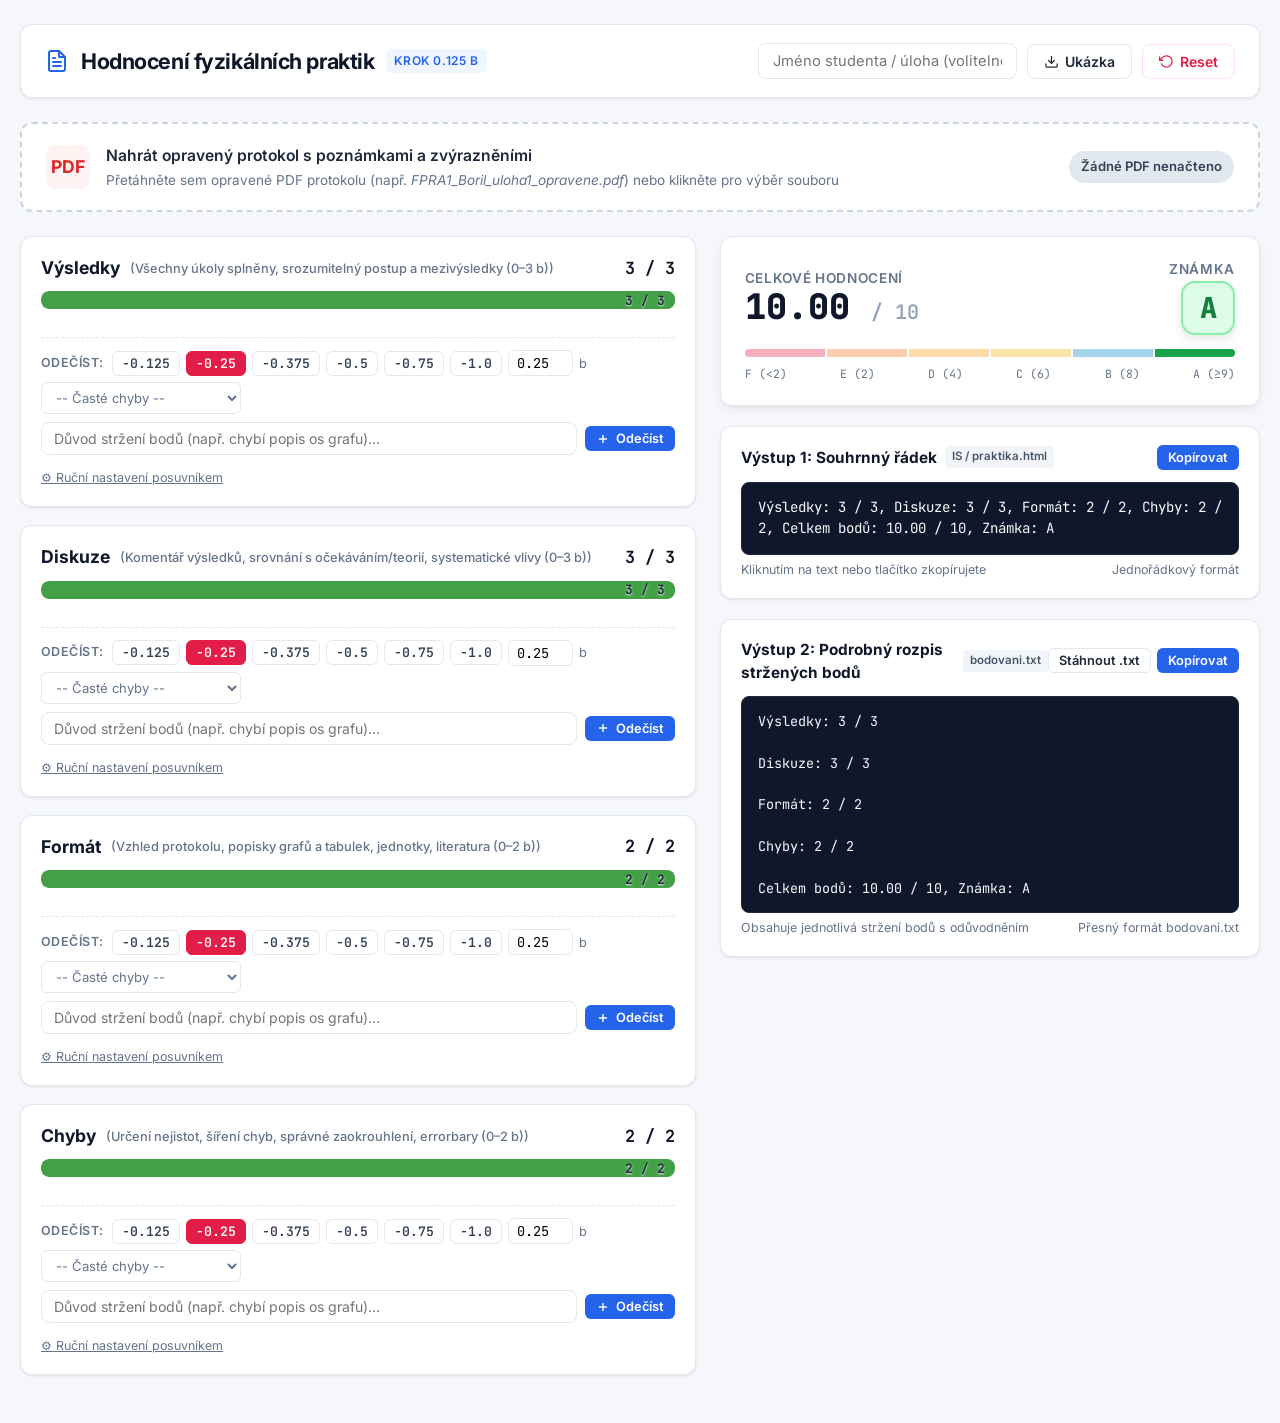
<file: praktika.html>
<!DOCTYPE html>
<html lang="cs">
<head>
  <meta charset="UTF-8">
  <meta name="viewport" content="width=device-width, initial-scale=1.0">
  <title>Hodnocení fyzikálních praktik</title>
  <link href="https://fonts.googleapis.com/css2?family=Inter:wght@400;500;600;700&family=JetBrains+Mono:wght@400;500&display=swap" rel="stylesheet">
  <style>
    :root {
      --bg: #f5f7fb;
      --card-bg: #ffffff;
      --text-main: #1e293b;
      --text-muted: #64748b;
      --border: #e2e8f0;
      --primary: #2563eb;
      --primary-hover: #1d4ed8;
      --primary-light: #eff6ff;
      --accent-red: #e11d48;
      --accent-red-light: #ffe4e6;
      --accent-green: #16a34a;
      --accent-green-light: #dcfce7;
      --accent-amber: #d97706;
      --accent-amber-light: #fef3c7;
      --radius: 12px;
      --shadow-sm: 0 1px 3px rgba(0,0,0,0.06), 0 1px 2px rgba(0,0,0,0.04);
      --shadow-md: 0 4px 12px -2px rgba(0,0,0,0.08), 0 2px 6px -1px rgba(0,0,0,0.04);
      --shadow-lg: 0 10px 25px -3px rgba(0,0,0,0.1), 0 4px 10px -2px rgba(0,0,0,0.05);
    }

    * {
      box-sizing: border-box;
      margin: 0;
      padding: 0;
    }

    body {
      background: var(--bg);
      font-family: 'Inter', -apple-system, BlinkMacSystemFont, "Segoe UI", Roboto, sans-serif;
      color: var(--text-main);
      padding: 24px 20px 48px;
      line-height: 1.5;
    }

    .container {
      max-width: 1380px;
      margin: 0 auto;
    }

    /* Header */
    header {
      display: flex;
      justify-content: space-between;
      align-items: center;
      flex-wrap: wrap;
      gap: 16px;
      margin-bottom: 24px;
      background: var(--card-bg);
      padding: 18px 24px;
      border-radius: var(--radius);
      box-shadow: var(--shadow-sm);
      border: 1px solid var(--border);
    }

    .header-title {
      display: flex;
      align-items: center;
      gap: 12px;
    }

    .header-title h1 {
      font-size: 1.35rem;
      font-weight: 700;
      color: #0f172a;
      letter-spacing: -0.02em;
    }

    .header-title .tag {
      font-size: 0.75rem;
      font-weight: 600;
      background: var(--primary-light);
      color: var(--primary);
      padding: 3px 8px;
      border-radius: 6px;
      text-transform: uppercase;
      letter-spacing: 0.05em;
    }

    .header-actions {
      display: flex;
      align-items: center;
      gap: 10px;
      flex-wrap: wrap;
    }

    .student-input {
      font-family: inherit;
      font-size: 0.92rem;
      padding: 8px 14px;
      border: 1px solid var(--border);
      border-radius: 8px;
      outline: none;
      min-width: 240px;
      transition: all 0.2s;
    }

    .student-input:focus {
      border-color: var(--primary);
      box-shadow: 0 0 0 3px rgba(37,99,235,0.12);
    }

    .btn {
      font-family: inherit;
      font-size: 0.88rem;
      font-weight: 600;
      padding: 8px 16px;
      border-radius: 8px;
      border: 1px solid transparent;
      cursor: pointer;
      display: inline-flex;
      align-items: center;
      gap: 6px;
      transition: all 0.2s;
      white-space: nowrap;
    }

    .btn-primary {
      background: var(--primary);
      color: #fff;
    }

    .btn-primary:hover {
      background: var(--primary-hover);
    }

    .btn-secondary {
      background: #fff;
      color: var(--text-main);
      border-color: var(--border);
    }

    .btn-secondary:hover {
      background: #f8fafc;
      border-color: #cbd5e1;
    }

    .btn-danger {
      background: #fff;
      color: var(--accent-red);
      border-color: var(--accent-red-light);
    }

    .btn-danger:hover {
      background: var(--accent-red-light);
    }

    .btn-sm {
      padding: 4px 10px;
      font-size: 0.8rem;
      border-radius: 6px;
    }

    /* PDF Drop Area */
    .pdf-drop-zone {
      background: var(--card-bg);
      border: 2px dashed #cbd5e1;
      border-radius: var(--radius);
      padding: 20px 24px;
      margin-bottom: 24px;
      display: flex;
      align-items: center;
      justify-content: space-between;
      gap: 20px;
      cursor: pointer;
      transition: all 0.2s ease;
      position: relative;
    }

    .pdf-drop-zone:hover, .pdf-drop-zone.dragover {
      border-color: var(--primary);
      background: #f0f7ff;
    }

    .drop-info {
      display: flex;
      align-items: center;
      gap: 16px;
    }

    .drop-icon {
      width: 44px;
      height: 44px;
      border-radius: 10px;
      background: #fef2f2;
      color: #dc2626;
      display: flex;
      align-items: center;
      justify-content: center;
      font-weight: 700;
      font-size: 1.1rem;
      flex-shrink: 0;
    }

    .drop-text h3 {
      font-size: 0.98rem;
      font-weight: 600;
      color: #1e293b;
      margin-bottom: 2px;
    }

    .drop-text p {
      font-size: 0.85rem;
      color: var(--text-muted);
    }

    .file-input {
      display: none;
    }

    .pdf-status-pill {
      display: inline-flex;
      align-items: center;
      gap: 6px;
      padding: 6px 12px;
      border-radius: 20px;
      background: #e2e8f0;
      font-size: 0.82rem;
      font-weight: 600;
      color: #334155;
    }

    .pdf-status-pill.loaded {
      background: var(--accent-green-light);
      color: var(--accent-green);
    }

    /* Layout Grid */
    .app-grid {
      display: grid;
      grid-template-columns: 1.25fr 1fr;
      gap: 24px;
      align-items: start;
    }

    @media (max-width: 1080px) {
      .app-grid {
        grid-template-columns: 1fr;
      }
    }

    /* Left Column: Categories */
    .categories-column {
      display: flex;
      flex-direction: column;
      gap: 18px;
    }

    .category-card {
      background: var(--card-bg);
      border-radius: var(--radius);
      box-shadow: var(--shadow-sm);
      border: 1px solid var(--border);
      padding: 18px 20px;
      transition: box-shadow 0.2s;
    }

    .category-card:hover {
      box-shadow: var(--shadow-md);
    }

    .category-header {
      display: flex;
      justify-content: space-between;
      align-items: center;
      margin-bottom: 10px;
    }

    .category-title-wrap {
      display: flex;
      align-items: center;
      gap: 10px;
    }

    .category-name {
      font-size: 1.1rem;
      font-weight: 700;
      color: #0f172a;
    }

    .category-score-badge {
      font-size: 1.05rem;
      font-weight: 700;
      color: #0f172a;
      font-family: 'JetBrains Mono', monospace;
    }

    /* Progress Bar */
    .progress-bar-bg {
      background: #e2e8f0;
      border-radius: 8px;
      height: 18px;
      position: relative;
      overflow: hidden;
      margin-bottom: 14px;
    }

    .progress-bar-fill {
      height: 100%;
      border-radius: 8px 0 0 8px;
      position: absolute;
      left: 0;
      top: 0;
      transition: width 0.35s cubic-bezier(0.4, 0, 0.2, 1), background 0.35s;
    }

    .progress-label {
      position: absolute;
      right: 10px;
      top: 0;
      height: 100%;
      display: flex;
      align-items: center;
      font-size: 0.8rem;
      font-weight: 700;
      color: #1e293b;
      text-shadow: 0 1px 2px rgba(255,255,255,0.9);
      pointer-events: none;
      font-family: 'JetBrains Mono', monospace;
    }

    /* Deduction List */
    .deductions-list {
      display: flex;
      flex-direction: column;
      gap: 8px;
      margin-bottom: 14px;
    }

    .deduction-item {
      display: flex;
      align-items: flex-start;
      justify-content: space-between;
      gap: 10px;
      background: #f8fafc;
      border: 1px solid #edf2f7;
      padding: 8px 12px;
      border-radius: 8px;
      font-size: 0.9rem;
    }

    .deduction-item-content {
      display: flex;
      align-items: baseline;
      gap: 8px;
      flex: 1;
    }

    .deduction-pts {
      font-family: 'JetBrains Mono', monospace;
      font-weight: 700;
      color: var(--accent-red);
      background: #fee2e2;
      padding: 1px 6px;
      border-radius: 4px;
      font-size: 0.84rem;
      white-space: nowrap;
    }

    .deduction-desc {
      color: #334155;
      word-break: break-word;
      line-height: 1.4;
    }

    .deduction-actions {
      display: flex;
      align-items: center;
      gap: 4px;
    }

    .btn-icon {
      background: transparent;
      border: none;
      cursor: pointer;
      color: #94a3b8;
      padding: 4px;
      border-radius: 4px;
      font-size: 0.9rem;
      line-height: 1;
      display: flex;
      align-items: center;
      justify-content: center;
      transition: all 0.15s;
    }

    .btn-icon:hover {
      color: var(--accent-red);
      background: #fee2e2;
    }

    /* Add Deduction Form */
    .add-deduction-box {
      border-top: 1px dashed var(--border);
      padding-top: 12px;
      display: flex;
      flex-direction: column;
      gap: 8px;
    }

    .step-buttons-row {
      display: flex;
      align-items: center;
      gap: 6px;
      flex-wrap: wrap;
    }

    .step-label {
      font-size: 0.78rem;
      font-weight: 600;
      color: var(--text-muted);
      margin-right: 2px;
      text-transform: uppercase;
      letter-spacing: 0.04em;
    }

    .step-btn {
      font-family: 'JetBrains Mono', monospace;
      font-size: 0.82rem;
      font-weight: 600;
      padding: 3px 9px;
      border-radius: 6px;
      border: 1px solid var(--border);
      background: #fff;
      color: #334155;
      cursor: pointer;
      transition: all 0.15s;
    }

    .step-btn:hover {
      border-color: var(--accent-red);
      color: var(--accent-red);
      background: #fff1f2;
    }

    .step-btn.active {
      background: var(--accent-red);
      border-color: var(--accent-red);
      color: #fff;
    }

    .custom-pts-input {
      width: 65px;
      font-family: 'JetBrains Mono', monospace;
      font-size: 0.85rem;
      padding: 3px 6px;
      border: 1px solid var(--border);
      border-radius: 6px;
      outline: none;
      text-align: center;
    }

    .custom-pts-input:focus {
      border-color: var(--primary);
    }

    .input-row {
      display: flex;
      gap: 8px;
      align-items: center;
    }

    .reason-input {
      flex: 1;
      font-family: inherit;
      font-size: 0.88rem;
      padding: 7px 12px;
      border: 1px solid var(--border);
      border-radius: 8px;
      outline: none;
      transition: border 0.2s;
    }

    .reason-input:focus {
      border-color: var(--primary);
      box-shadow: 0 0 0 2px rgba(37,99,235,0.1);
    }

    .preset-select {
      font-family: inherit;
      font-size: 0.82rem;
      padding: 6px 10px;
      border: 1px solid var(--border);
      border-radius: 6px;
      background: #fff;
      color: var(--text-muted);
      cursor: pointer;
      max-width: 200px;
      outline: none;
    }

    /* Slider Toggle */
    .manual-override-toggle {
      font-size: 0.78rem;
      color: var(--text-muted);
      text-decoration: underline;
      cursor: pointer;
      margin-top: 6px;
      display: inline-block;
      user-select: none;
    }

    .manual-slider-row {
      display: none;
      align-items: center;
      gap: 12px;
      margin-top: 8px;
      padding: 8px 12px;
      background: #f8fafc;
      border-radius: 6px;
    }

    .manual-slider-row.show {
      display: flex;
    }

    .manual-slider-row input[type="range"] {
      flex: 1;
      accent-color: var(--primary);
    }

    /* Right Column */
    .right-column {
      display: flex;
      flex-direction: column;
      gap: 20px;
      position: sticky;
      top: 20px;
    }

    /* Total Score Card */
    .total-card {
      background: var(--card-bg);
      border-radius: var(--radius);
      box-shadow: var(--shadow-md);
      border: 1px solid var(--border);
      padding: 22px 24px;
      display: flex;
      flex-direction: column;
      gap: 14px;
    }

    .total-card-header {
      display: flex;
      justify-content: space-between;
      align-items: center;
    }

    .total-points-display {
      display: flex;
      flex-direction: column;
    }

    .total-points-title {
      font-size: 0.85rem;
      font-weight: 600;
      color: var(--text-muted);
      text-transform: uppercase;
      letter-spacing: 0.05em;
    }

    .total-points-number {
      font-size: 2.2rem;
      font-weight: 800;
      font-family: 'JetBrains Mono', monospace;
      color: #0f172a;
      line-height: 1.1;
    }

    .total-points-number span {
      font-size: 1.25rem;
      font-weight: 600;
      color: #94a3b8;
    }

    .grade-badge-wrap {
      display: flex;
      flex-direction: column;
      align-items: flex-end;
    }

    .grade-badge-title {
      font-size: 0.85rem;
      font-weight: 600;
      color: var(--text-muted);
      text-transform: uppercase;
      letter-spacing: 0.05em;
      margin-bottom: 2px;
    }

    .grade-badge {
      width: 54px;
      height: 54px;
      border-radius: 14px;
      display: flex;
      align-items: center;
      justify-content: center;
      font-size: 1.8rem;
      font-weight: 800;
      font-family: 'JetBrains Mono', monospace;
      box-shadow: 0 4px 10px rgba(0,0,0,0.1);
      transition: all 0.3s;
    }

    .grade-A { background: #dcfce7; color: #15803d; border: 2px solid #86efac; }
    .grade-B { background: #e0f2fe; color: #0369a1; border: 2px solid #7dd3fc; }
    .grade-C { background: #fef3c7; color: #b45309; border: 2px solid #fde68a; }
    .grade-D { background: #ffedd5; color: #c2410c; border: 2px solid #fed7aa; }
    .grade-E { background: #fee2e2; color: #b91c1c; border: 2px solid #fca5a5; }
    .grade-F { background: #450a0a; color: #fecaca; border: 2px solid #991b1b; }

    .grade-scale-bar {
      display: flex;
      border-radius: 6px;
      overflow: hidden;
      height: 8px;
      gap: 2px;
    }

    .grade-scale-step {
      flex: 1;
      height: 100%;
      opacity: 0.35;
      transition: opacity 0.2s;
    }

    .grade-scale-step.active {
      opacity: 1;
      transform: scaleY(1.3);
    }

    .grade-scale-step.s-F { background: #e11d48; }
    .grade-scale-step.s-E { background: #f97316; }
    .grade-scale-step.s-D { background: #f59e0b; }
    .grade-scale-step.s-C { background: #eab308; }
    .grade-scale-step.s-B { background: #0284c7; }
    .grade-scale-step.s-A { background: #16a34a; }

    .scale-legend {
      display: flex;
      justify-content: space-between;
      font-size: 0.72rem;
      color: var(--text-muted);
      font-family: 'JetBrains Mono', monospace;
      margin-top: -6px;
    }

    /* Output Sections */
    .output-card {
      background: var(--card-bg);
      border-radius: var(--radius);
      box-shadow: var(--shadow-sm);
      border: 1px solid var(--border);
      padding: 18px 20px;
    }

    .output-header {
      display: flex;
      justify-content: space-between;
      align-items: center;
      margin-bottom: 12px;
    }

    .output-title-wrap {
      display: flex;
      align-items: center;
      gap: 8px;
    }

    .output-title {
      font-size: 0.96rem;
      font-weight: 700;
      color: #0f172a;
    }

    .output-badge {
      font-size: 0.72rem;
      font-weight: 600;
      background: #f1f5f9;
      color: #475569;
      padding: 2px 7px;
      border-radius: 4px;
    }

    .output-box {
      background: #0f172a;
      color: #f8fafc;
      font-family: 'JetBrains Mono', monospace;
      font-size: 0.88rem;
      padding: 14px 16px;
      border-radius: 8px;
      white-space: pre-wrap;
      line-height: 1.55;
      cursor: pointer;
      user-select: all;
      position: relative;
      border: 1px solid #1e293b;
      min-height: 52px;
      transition: border-color 0.2s;
    }

    .output-box:hover {
      border-color: #38bdf8;
    }

    .copy-hint {
      font-size: 0.78rem;
      color: var(--text-muted);
      margin-top: 6px;
      display: flex;
      justify-content: space-between;
      align-items: center;
    }

    /* PDF Extracted Notes Panel */
    .pdf-notes-panel {
      background: var(--card-bg);
      border-radius: var(--radius);
      box-shadow: var(--shadow-sm);
      border: 1px solid var(--border);
      padding: 18px 20px;
      display: none;
      flex-direction: column;
      gap: 12px;
      max-height: 540px;
    }

    .pdf-notes-panel.active {
      display: flex;
    }

    .pdf-notes-header {
      display: flex;
      justify-content: space-between;
      align-items: center;
    }

    .pdf-notes-list {
      display: flex;
      flex-direction: column;
      gap: 10px;
      overflow-y: auto;
      padding-right: 4px;
      max-height: 440px;
    }

    .pdf-note-card {
      background: #f8fafc;
      border: 1px solid var(--border);
      border-radius: 8px;
      padding: 10px 12px;
      display: flex;
      flex-direction: column;
      gap: 8px;
      transition: all 0.15s;
    }

    .pdf-note-card.processed {
      opacity: 0.45;
      background: #f1f5f9;
    }

    .pdf-note-text {
      font-size: 0.87rem;
      color: #1e293b;
      line-height: 1.45;
    }

    .pdf-note-meta {
      display: flex;
      align-items: center;
      justify-content: space-between;
      flex-wrap: wrap;
      gap: 8px;
      padding-top: 6px;
      border-top: 1px solid #e2e8f0;
    }

    .pdf-note-suggested {
      font-size: 0.76rem;
      font-weight: 600;
      color: var(--primary);
      background: var(--primary-light);
      padding: 2px 7px;
      border-radius: 4px;
    }

    .pdf-note-actions {
      display: flex;
      align-items: center;
      gap: 6px;
      flex-wrap: wrap;
    }

    /* Toast Notification */
    .toast {
      position: fixed;
      bottom: 24px;
      right: 24px;
      background: #0f172a;
      color: #fff;
      padding: 10px 20px;
      border-radius: 8px;
      font-size: 0.9rem;
      font-weight: 500;
      box-shadow: var(--shadow-lg);
      transform: translateY(80px);
      opacity: 0;
      transition: all 0.25s cubic-bezier(0.4, 0, 0.2, 1);
      z-index: 1000;
      display: flex;
      align-items: center;
      gap: 8px;
    }

    .toast.show {
      transform: translateY(0);
      opacity: 1;
    }
  </style>
</head>
<body>
  <div class="container">
    <!-- Header -->
    <header>
      <div class="header-title">
        <svg width="24" height="24" viewBox="0 0 24 24" fill="none" stroke="#2563eb" stroke-width="2" stroke-linecap="round" stroke-linejoin="round">
          <path d="M14 2H6a2 2 0 0 0-2 2v16a2 2 0 0 0 2 2h12a2 2 0 0 0 2-2V8z"></path>
          <polyline points="14 2 14 8 20 8"></polyline>
          <line x1="16" y1="13" x2="8" y2="13"></line>
          <line x1="16" y1="17" x2="8" y2="17"></line>
          <polyline points="10 9 9 9 8 9"></polyline>
        </svg>
        <h1>Hodnocení fyzikálních praktik</h1>
        <span class="tag">Krok 0.125 b</span>
      </div>
      <div class="header-actions">
        <input type="text" id="student-name-input" class="student-input" placeholder="Jméno studenta / úloha (volitelné)...">
        <button class="btn btn-secondary" onclick="loadSampleData()">
          <svg width="15" height="15" viewBox="0 0 24 24" fill="none" stroke="currentColor" stroke-width="2"><path d="M21 15v4a2 2 0 0 1-2 2H5a2 2 0 0 1-2-2v-4"></path><polyline points="7 10 12 15 17 10"></polyline><line x1="12" y1="15" x2="12" y2="3"></line></svg>
          Ukázka
        </button>
        <button class="btn btn-danger" onclick="resetAll()">
          <svg width="15" height="15" viewBox="0 0 24 24" fill="none" stroke="currentColor" stroke-width="2"><polyline points="1 4 1 10 7 10"></polyline><path d="M3.51 15a9 9 0 1 0 2.13-9.36L1 10"></path></svg>
          Reset
        </button>
      </div>
    </header>

    <!-- PDF Drop Zone -->
    <div class="pdf-drop-zone" id="pdf-drop-zone" onclick="document.getElementById('pdf-file-input').click()">
      <input type="file" id="pdf-file-input" class="file-input" accept=".pdf">
      <div class="drop-info">
        <div class="drop-icon">PDF</div>
        <div class="drop-text">
          <h3>Nahrát opravený protokol s poznámkami a zvýrazněními</h3>
          <p>Přetáhněte sem opravené PDF protokolu (např. <em>FPRA1_Boril_uloha1_opravene.pdf</em>) nebo klikněte pro výběr souboru</p>
        </div>
      </div>
      <div id="pdf-status" class="pdf-status-pill">Žádné PDF nenačteno</div>
    </div>

    <!-- Main App Grid -->
    <div class="app-grid">
      <!-- Left Column: Categories -->
      <div class="categories-column" id="categories-container">
        <!-- Rendered via JS -->
      </div>

      <!-- Right Column: Outputs and PDF Notes -->
      <div class="right-column">
        <!-- Total Score Card -->
        <div class="total-card">
          <div class="total-card-header">
            <div class="total-points-display">
              <span class="total-points-title">Celkové hodnocení</span>
              <div class="total-points-number" id="total-points-text">10.00 <span>/ 10</span></div>
            </div>
            <div class="grade-badge-wrap">
              <span class="grade-badge-title">Známka</span>
              <div class="grade-badge grade-A" id="grade-badge-text">A</div>
            </div>
          </div>

          <div class="grade-scale-bar">
            <div class="grade-scale-step s-F" title="F (&lt; 2 b)"></div>
            <div class="grade-scale-step s-E" title="E (2 – 3.99 b)"></div>
            <div class="grade-scale-step s-D" title="D (4 – 5.99 b)"></div>
            <div class="grade-scale-step s-C" title="C (6 – 7.99 b)"></div>
            <div class="grade-scale-step s-B" title="B (8 – 8.99 b)"></div>
            <div class="grade-scale-step s-A" title="A (&gt;= 9 b)"></div>
          </div>
          <div class="scale-legend">
            <span>F (&lt;2)</span>
            <span>E (2)</span>
            <span>D (4)</span>
            <span>C (6)</span>
            <span>B (8)</span>
            <span>A (&ge;9)</span>
          </div>
        </div>

        <!-- Output 1: Compact One-line -->
        <div class="output-card">
          <div class="output-header">
            <div class="output-title-wrap">
              <span class="output-title">Výstup 1: Souhrnný řádek</span>
              <span class="output-badge">IS / praktika.html</span>
            </div>
            <button class="btn btn-primary btn-sm" onclick="copyOutput1()">Kopírovat</button>
          </div>
          <div class="output-box" id="output-1" onclick="copyOutput1()" title="Klikněte pro zkopírování">
            Výsledky: 3 / 3, Diskuze: 3 / 3, Formát: 2 / 2, Chyby: 2 / 2, Celkem bodů: 10.00 / 10, Známka: A
          </div>
          <div class="copy-hint">
            <span>Kliknutím na text nebo tlačítko zkopírujete</span>
            <span>Jednořádkový formát</span>
          </div>
        </div>

        <!-- Output 2: Detailed Deductions (bodovani.txt) -->
        <div class="output-card">
          <div class="output-header">
            <div class="output-title-wrap">
              <span class="output-title">Výstup 2: Podrobný rozpis stržených bodů</span>
              <span class="output-badge">bodovani.txt</span>
            </div>
            <div style="display: flex; gap: 6px;">
              <button class="btn btn-secondary btn-sm" onclick="downloadBodovaniTxt()">Stáhnout .txt</button>
              <button class="btn btn-primary btn-sm" onclick="copyOutput2()">Kopírovat</button>
            </div>
          </div>
          <div class="output-box" id="output-2" onclick="copyOutput2()" title="Klikněte pro zkopírování" style="font-size: 0.84rem;">
            <!-- Rendered by JS -->
          </div>
          <div class="copy-hint">
            <span>Obsahuje jednotlivá stržení bodů s odůvodněním</span>
            <span>Přesný formát bodovani.txt</span>
          </div>
        </div>

        <!-- Extracted PDF Notes Panel -->
        <div class="pdf-notes-panel" id="pdf-notes-panel">
          <div class="pdf-notes-header">
            <div class="output-title-wrap">
              <span class="output-title" id="pdf-notes-count-title">Poznámky z PDF</span>
              <span class="output-badge" id="pdf-notes-counter">0</span>
            </div>
            <button class="btn btn-secondary btn-sm" onclick="clearExtractedNotes()">Skrýt</button>
          </div>
          <p style="font-size: 0.8rem; color: var(--text-muted); margin-top:-6px;">
            Kliknutím na tlačítko u poznámky ji rovnou zařadíte jako stržení bodů do dané kategorie.
          </p>
          <div class="pdf-notes-list" id="pdf-notes-list">
            <!-- Rendered by JS -->
          </div>
        </div>
      </div>
    </div>
  </div>

  <!-- Toast Notification -->
  <div id="toast" class="toast">
    <svg width="18" height="18" viewBox="0 0 24 24" fill="none" stroke="#22c55e" stroke-width="2.5"><polyline points="20 6 9 17 4 12"></polyline></svg>
    <span id="toast-msg">Zkopírováno do schránky!</span>
  </div>

  <script>
    // Categories definition
    const CATEGORIES_CONFIG = [
      {
        id: 'vysledky',
        name: 'Výsledky',
        max: 3,
        description: 'Všechny úkoly splněny, srozumitelný postup a mezivýsledky (0–3 b)',
        presets: [
          { text: 'Chybí postup výpočtu nebo mezivýsledky', pts: 0.25 },
          { text: 'Nesplněn jeden ze zadaných pracovních úkolů', pts: 0.5 },
          { text: 'Nevysvětlený fit / podivné hodnoty parametrů fitu', pts: 0.25 },
          { text: 'Výsledné hodnoty neodpovídají naměřeným datům', pts: 0.25 }
        ]
      },
      {
        id: 'diskuze',
        name: 'Diskuze',
        max: 3,
        description: 'Komentář výsledků, srovnání s očekáváním/teorií, systematické vlivy (0–3 b)',
        presets: [
          { text: 'Diskuze je pouze shrnutím výsledků bez hlubšího komentáře', pts: 0.25 },
          { text: 'Chybí porovnání s očekáváním / tabulkovou hodnotou', pts: 0.25 },
          { text: 'Nekomentována neshoda výsledku s teorií', pts: 0.25 },
          { text: 'Chybí diskuze systematických a statistických vlivů', pts: 0.25 }
        ]
      },
      {
        id: 'format',
        name: 'Formát',
        max: 2,
        description: 'Vzhled protokolu, popisky grafů a tabulek, jednotky, literatura (0–2 b)',
        presets: [
          { text: 'teoretická část opomíjí části úlohy. Např. teoretický popis způsobu cejchování dekády.', pts: 0.25 },
          { text: 'Graf / tabulka není referencována v textu', pts: 0.25 },
          { text: 'Chybí jednotka u naměřené/vypočtené veličiny', pts: 0.125 },
          { text: 'Neakademický styl vyjadřování v protokolu', pts: 0.125 },
          { text: 'Chybí / nečitelné popisky os v grafu', pts: 0.25 },
          { text: 'Chybí citace použité literatury / špatný formát referencí', pts: 0.25 }
        ]
      },
      {
        id: 'chyby',
        name: 'Chyby',
        max: 2,
        description: 'Určení nejistot, šíření chyb, správné zaokrouhlení, errorbary (0–2 b)',
        presets: [
          { text: 'Chybné zaokrouhlení (chyba na více platných číslic než 1-2)', pts: 0.125 },
          { text: 'Chybí určení statistické nebo systematické chyby', pts: 0.25 },
          { text: 'V grafu chybí chybové úsečky (errorbary)', pts: 0.25 },
          { text: 'Chyba fitu chybně interpretována jako chyba měření', pts: 0.125 }
        ]
      }
    ];

    // State
    const state = {
      studentName: '',
      categories: {
        vysledky: { deductions: [], manualOverride: null },
        diskuze: { deductions: [], manualOverride: null },
        format: { deductions: [], manualOverride: null },
        chyby: { deductions: [], manualOverride: null }
      },
      pdfNotes: []
    };

    // Interpolated Color matching praktika.html
    function getInterpolatedColor(p, max) {
      let percentage = Math.max(0, Math.min(p / max, 1));
      let color1, color2, t;
      if (max === 3) {
        if (percentage <= 1/3) {
          color1 = color2 = [229,57,53]; // #e53935
          t = 0;
        } else if (percentage <= 2/3) {
          color1 = [229,57,53];
          color2 = [255,112,67]; // #ff7043
          t = (percentage - 1/3) / (1/3);
        } else {
          color1 = [255,112,67];
          color2 = [67,160,71]; // #43a047
          t = (percentage - 2/3) / (1/3);
        }
      } else if (max === 2) {
        if (percentage <= 0.5) {
          color1 = [229,57,53];
          color2 = [255,112,67];
          t = percentage / 0.5;
        } else {
          color1 = [255,112,67];
          color2 = [67,160,71];
          t = (percentage - 0.5) / 0.5;
        }
      } else {
        color1 = [229,57,53];
        color2 = [67,160,71];
        t = percentage;
      }
      let r = Math.round(color1[0] + (color2[0] - color1[0]) * t);
      let g = Math.round(color1[1] + (color2[1] - color1[1]) * t);
      let b = Math.round(color1[2] + (color2[2] - color1[2]) * t);
      return `rgb(${r},${g},${b})`;
    }

    function getMark(points) {
      if (state.manualGradeOverride) return state.manualGradeOverride;
      if (points >= 9.00 - 1e-6) return "A";
      if (points >= 8.00 - 1e-6) return "B";
      if (points >= 6.00 - 1e-6) return "C";
      if (points >= 4.00 - 1e-6) return "D";
      if (points >= 2.00 - 1e-6) return "E";
      return "F";
    }

    function formatNumber(num) {
      const r = Math.round(num * 1000) / 1000;
      return r.toString();
    }

    function getCategoryScore(catId) {
      const config = CATEGORIES_CONFIG.find(c => c.id === catId);
      const catState = state.categories[catId];
      if (catState.manualOverride !== null) {
        return Math.max(0, Math.min(catState.manualOverride, config.max));
      }
      const sumDeductions = catState.deductions.reduce((sum, d) => sum + d.pts, 0);
      const score = Math.max(0, config.max - sumDeductions);
      return Math.round(score * 1000) / 1000;
    }

    function getTotalPoints() {
      let total = 0;
      for (const config of CATEGORIES_CONFIG) {
        total += getCategoryScore(config.id);
      }
      return Math.round(total * 1000) / 1000;
    }

    // Render Categories
    function renderCategories() {
      const container = document.getElementById('categories-container');
      container.innerHTML = '';

      CATEGORIES_CONFIG.forEach(config => {
        const catState = state.categories[config.id];
        const score = getCategoryScore(config.id);
        const color = getInterpolatedColor(score, config.max);
        const percent = (score / config.max) * 100;

        const card = document.createElement('div');
        card.className = 'category-card';
        card.id = `card-${config.id}`;

        card.innerHTML = `
          <div class="category-header">
            <div class="category-title-wrap">
              <span class="category-name">${config.name}</span>
              <span style="font-size: 0.8rem; color: var(--text-muted); font-weight: 500;">(${config.description})</span>
            </div>
            <div class="category-score-badge">
              <span id="score-val-${config.id}">${formatNumber(score)}</span> / ${config.max}
            </div>
          </div>

          <div class="progress-bar-bg">
            <div class="progress-bar-fill" id="bar-fill-${config.id}" style="width: ${percent}%; background: ${color};"></div>
            <span class="progress-label" id="bar-label-${config.id}">${formatNumber(score)} / ${config.max}</span>
          </div>

          <!-- Deductions list -->
          <div class="deductions-list" id="deductions-list-${config.id}">
            ${catState.deductions.map((d, index) => `
              <div class="deduction-item">
                <div class="deduction-item-content">
                  <span class="deduction-pts" onclick="editDeductionPts('${config.id}', ${index})" title="Klikněte pro úpravu bodů" style="cursor:pointer;">-${formatNumber(d.pts)}b ✎</span>
                  <span class="deduction-desc" onclick="editDeductionReason('${config.id}', ${index})" title="Klikněte pro úpravu textu" style="cursor:pointer;">${escapeHtml(d.reason)}</span>
                </div>
                <div class="deduction-actions">
                  <button class="btn-icon" onclick="removeDeduction('${config.id}', ${index})" title="Odstranit stržení">✕</button>
                </div>
              </div>
            `).join('')}
          </div>

          <!-- Add Deduction Box -->
          <div class="add-deduction-box">
            <div class="step-buttons-row">
              <span class="step-label">Odečíst:</span>
              <button type="button" class="step-btn" onclick="quickSetPts('${config.id}', 0.125)">-0.125</button>
              <button type="button" class="step-btn active" onclick="quickSetPts('${config.id}', 0.25)">-0.25</button>
              <button type="button" class="step-btn" onclick="quickSetPts('${config.id}', 0.375)">-0.375</button>
              <button type="button" class="step-btn" onclick="quickSetPts('${config.id}', 0.5)">-0.5</button>
              <button type="button" class="step-btn" onclick="quickSetPts('${config.id}', 0.75)">-0.75</button>
              <button type="button" class="step-btn" onclick="quickSetPts('${config.id}', 1.0)">-1.0</button>
              <input type="number" id="custom-pts-${config.id}" class="custom-pts-input" min="0.000" max="${config.max}" step="0.125" value="0.25" title="Vlastní hodnota v násobcích 0.125">
              <span style="font-size:0.8rem; color:#64748b;">b</span>

              <select class="preset-select" onchange="applyPreset('${config.id}', this)">
                <option value="">-- Časté chyby --</option>
                ${config.presets.map(p => `<option value="${p.pts}|${escapeHtml(p.text)}">-${p.pts}b: ${p.text.length > 40 ? p.text.substring(0, 40) + '...' : p.text}</option>`).join('')}
              </select>
            </div>

            <div class="input-row">
              <input type="text" id="reason-input-${config.id}" class="reason-input" placeholder="Důvod stržení bodů (např. chybí popis os grafu)..." onkeydown="if(event.key==='Enter') addDeduction('${config.id}')">
              <button class="btn btn-primary btn-sm" onclick="addDeduction('${config.id}')">
                <svg width="14" height="14" viewBox="0 0 24 24" fill="none" stroke="currentColor" stroke-width="2.5"><line x1="12" y1="5" x2="12" y2="19"></line><line x1="5" y1="12" x2="19" y2="12"></line></svg>
                Odečíst
              </button>
            </div>

            <div>
              <span class="manual-override-toggle" onclick="toggleManualSlider('${config.id}')">
                ${catState.manualOverride !== null ? '⚠ Ruční přepis aktivní (klikněte pro zrušení)' : '⚙ Ruční nastavení posuvníkem'}
              </span>
              <div class="manual-slider-row ${catState.manualOverride !== null ? 'show' : ''}" id="manual-slider-row-${config.id}">
                <input type="range" min="0" max="${config.max}" step="0.125" value="${score}" id="slider-${config.id}" oninput="onManualSlider('${config.id}', this.value)">
                <input type="number" min="0" max="${config.max}" step="0.125" value="${score}" id="num-${config.id}" class="custom-pts-input" onchange="onManualSlider('${config.id}', this.value)">
                <button class="btn btn-secondary btn-sm" onclick="clearManualOverride('${config.id}')">Zpět k rozpisu</button>
              </div>
            </div>
          </div>
        `;

        container.appendChild(card);
      });

      updateOutputs();
      saveToLocalStorage();
    }

    function editDeductionPts(catId, index) {
      const current = state.categories[catId].deductions[index].pts;
      const res = prompt("Zadejte nový počet stržených bodů (násobky 0.125):", current);
      if (res !== null) {
        const val = parseFloat(res);
        if (!isNaN(val) && val > 0) {
          state.categories[catId].deductions[index].pts = Math.round(val * 1000) / 1000;
          renderCategories();
        }
      }
    }

    function editDeductionReason(catId, index) {
      const current = state.categories[catId].deductions[index].reason;
      const res = prompt("Upravte text odůvodnění:", current);
      if (res !== null && res.trim()) {
        state.categories[catId].deductions[index].reason = res.trim();
        renderCategories();
      }
    }

    function toggleGradeOverride() {
      const total = getTotalPoints();
      const currentAuto = (total >= 9 ? 'A' : total >= 8 ? 'B' : total >= 6 ? 'C' : total >= 4 ? 'D' : total >= 2 ? 'E' : 'F');
      const pick = prompt(`Nastavte známku (A, B, C, D, E, F) nebo nechte prázdné pro automatickou (${currentAuto}):`, state.manualGradeOverride || currentAuto);
      if (pick !== null) {
        const clean = pick.trim().toUpperCase();
        if (['A', 'B', 'C', 'D', 'E', 'F'].includes(clean)) {
          state.manualGradeOverride = clean;
        } else {
          state.manualGradeOverride = null;
        }
        updateOutputs();
        saveToLocalStorage();
      }
    }

    function escapeHtml(str) {
      if (!str) return '';
      return str.replace(/&/g, "&amp;").replace(/</g, "&lt;").replace(/>/g, "&gt;").replace(/"/g, "&quot;");
    }

    function quickSetPts(catId, pts) {
      const input = document.getElementById(`custom-pts-${catId}`);
      if (input) input.value = pts;
      const card = document.getElementById(`card-${catId}`);
      card.querySelectorAll('.step-btn').forEach(btn => {
        if (parseFloat(btn.textContent.replace('-', '')) === pts) {
          btn.classList.add('active');
        } else {
          btn.classList.remove('active');
        }
      });
    }

    function applyPreset(catId, select) {
      if (!select.value) return;
      const [ptsStr, text] = select.value.split('|');
      const pts = parseFloat(ptsStr);
      quickSetPts(catId, pts);
      const reasonInput = document.getElementById(`reason-input-${catId}`);
      if (reasonInput) reasonInput.value = text;
      select.value = '';
    }

    function addDeduction(catId) {
      const reasonInput = document.getElementById(`reason-input-${catId}`);
      const ptsInput = document.getElementById(`custom-pts-${catId}`);
      const reason = reasonInput.value.trim();
      const pts = parseFloat(ptsInput.value);

      if (!pts || isNaN(pts) || pts <= 0) {
        alert("Zadejte platný počet bodů k odečtení (větší než 0).");
        return;
      }
      if (!reason) {
        alert("Zadejte důvod stržení bodů.");
        return;
      }

      state.categories[catId].deductions.push({
        pts: Math.round(pts * 1000) / 1000,
        reason: reason
      });
      state.categories[catId].manualOverride = null; // reset override
      reasonInput.value = '';

      renderCategories();
      showToast(`Odečteno -${pts}b z kategorie ${getCategoryName(catId)}`);
    }

    function removeDeduction(catId, index) {
      state.categories[catId].deductions.splice(index, 1);
      state.categories[catId].manualOverride = null;
      renderCategories();
    }

    function toggleManualSlider(catId) {
      const row = document.getElementById(`manual-slider-row-${catId}`);
      if (row.classList.contains('show') && state.categories[catId].manualOverride === null) {
        row.classList.remove('show');
      } else {
        row.classList.add('show');
        if (state.categories[catId].manualOverride === null) {
          state.categories[catId].manualOverride = getCategoryScore(catId);
          renderCategories();
        }
      }
    }

    function onManualSlider(catId, val) {
      const num = parseFloat(val);
      state.categories[catId].manualOverride = num;
      renderCategories();
    }

    function clearManualOverride(catId) {
      state.categories[catId].manualOverride = null;
      renderCategories();
    }

    function getCategoryName(catId) {
      const conf = CATEGORIES_CONFIG.find(c => c.id === catId);
      return conf ? conf.name : catId;
    }

    // Outputs generation
    function updateOutputs() {
      const total = getTotalPoints();
      const mark = getMark(total);

      // Total Points Display
      document.getElementById('total-points-text').innerHTML = `${total.toFixed(2)} <span>/ 10</span>`;

      // Grade badge
      const gradeBadge = document.getElementById('grade-badge-text');
      gradeBadge.textContent = mark;
      gradeBadge.className = `grade-badge grade-${mark}`;

      // Update scale steps
      document.querySelectorAll('.grade-scale-step').forEach(step => step.classList.remove('active'));
      const activeStep = document.querySelector(`.grade-scale-step.s-${mark}`);
      if (activeStep) activeStep.classList.add('active');

      // Output 1: Compact One-line
      // e.g. "Výsledky: 2.5 / 3, Diskuze: 2.5 / 3, Formát: 1.5 / 2, Chyby: 2 / 2, Celkem bodů: 8.50 / 10, Známka: B"
      const out1Parts = CATEGORIES_CONFIG.map(c => `${c.name}: ${formatNumber(getCategoryScore(c.id))} / ${c.max}`);
      const output1Text = `${out1Parts.join(', ')}, Celkem bodů: ${total.toFixed(2)} / 10, Známka: ${mark}`;
      document.getElementById('output-1').textContent = output1Text;

      // Output 2: Detailed Deductions (bodovani.txt format)
      /*
      Výsledky: 3 / 3

      Diskuze: 3 / 3

      Formát: 1.75 / 2 
      -0.25b teoretická část opomíjí části úlohy. Např. teoretický popis způsobu cejchování dekády.

      Chyby: 2 / 2 

      Celkem bodů: 9.75 / 10, Známka: B
      */
      const out2Blocks = [];
      CATEGORIES_CONFIG.forEach(c => {
        const catScore = getCategoryScore(c.id);
        const catDeductions = state.categories[c.id].deductions;
        let block = `${c.name}: ${formatNumber(catScore)} / ${c.max}`;
        if (catDeductions.length > 0) {
          block += " \n" + catDeductions.map(d => `-${formatNumber(d.pts)}b ${d.reason}`).join("\n");
        }
        out2Blocks.push(block);
      });

      const output2Text = out2Blocks.join("\n\n") + `\n\nCelkem bodů: ${total.toFixed(2)} / 10, Známka: ${mark}`;
      document.getElementById('output-2').textContent = output2Text;
    }

    function copyOutput1() {
      const text = document.getElementById('output-1').textContent.trim();
      navigator.clipboard.writeText(text).then(() => {
        showToast("Výstup 1 (jednořádkový) zkopírován do schránky!");
      });
    }

    function copyOutput2() {
      const text = document.getElementById('output-2').textContent.trim();
      navigator.clipboard.writeText(text).then(() => {
        showToast("Výstup 2 (podrobný rozpis) zkopírován do schránky!");
      });
    }

    function downloadBodovaniTxt() {
      const text = document.getElementById('output-2').textContent.trim();
      const studentName = document.getElementById('student-name-input').value.trim();
      const filename = studentName ? `bodovani_${studentName.replace(/\s+/g, '_')}.txt` : 'bodovani.txt';

      const blob = new Blob([text], { type: 'text/plain;charset=utf-8' });
      const url = URL.createObjectURL(blob);
      const a = document.createElement('a');
      a.href = url;
      a.download = filename;
      document.body.appendChild(a);
      a.click();
      document.body.removeChild(a);
      URL.revokeObjectURL(url);
      showToast(`Soubor ${filename} byl stažen!`);
    }

    function showToast(msg) {
      const toast = document.getElementById('toast');
      document.getElementById('toast-msg').textContent = msg;
      toast.classList.add('show');
      setTimeout(() => {
        toast.classList.remove('show');
      }, 2500);
    }

    function resetAll() {
      if (!confirm("Opravdu chcete vyresetovat celé hodnocení nového protokolu?")) return;
      state.studentName = '';
      document.getElementById('student-name-input').value = '';
      CATEGORIES_CONFIG.forEach(c => {
        state.categories[c.id] = { deductions: [], manualOverride: null };
      });
      state.pdfNotes = [];
      document.getElementById('pdf-notes-panel').classList.remove('active');
      const statusPill = document.getElementById('pdf-status');
      statusPill.textContent = 'Žádné PDF nenačteno';
      statusPill.classList.remove('loaded');
      renderCategories();
      showToast("Hodnocení bylo resetováno.");
    }

    function loadSampleData() {
      document.getElementById('student-name-input').value = 'Bořil - Úloha 1';
      state.categories = {
        vysledky: { deductions: [], manualOverride: null },
        diskuze: { deductions: [], manualOverride: null },
        format: {
          deductions: [
            { pts: 0.25, reason: 'teoretická část opomíjí části úlohy. Např. teoretický popis způsobu cejchování dekády.' }
          ],
          manualOverride: null
        },
        chyby: { deductions: [], manualOverride: null }
      };
      renderCategories();
      showToast("Ukázková data (dle bodovani.txt) načtena!");
    }

    // ==========================================
    // PDF Parsing Logic (Native Browser In-Memory)
    // ==========================================
    const dropZone = document.getElementById('pdf-drop-zone');
    const fileInput = document.getElementById('pdf-file-input');

    dropZone.addEventListener('dragover', (e) => {
      e.preventDefault();
      dropZone.classList.add('dragover');
    });

    dropZone.addEventListener('dragleave', () => {
      dropZone.classList.remove('dragover');
    });

    dropZone.addEventListener('drop', (e) => {
      e.preventDefault();
      dropZone.classList.remove('dragover');
      if (e.dataTransfer.files && e.dataTransfer.files[0]) {
        processPdfFile(e.dataTransfer.files[0]);
      }
    });

    fileInput.addEventListener('change', (e) => {
      if (e.target.files && e.target.files[0]) {
        processPdfFile(e.target.files[0]);
      }
    });

    function decodePdfString(rawStr) {
      if (rawStr.startsWith('(') && rawStr.endsWith(')')) {
        let s = rawStr.slice(1, -1);
        s = s.replace(/\\r/g, "\r").replace(/\\n/g, "\n").replace(/\\t/g, "\t")
             .replace(/\\\(/g, "(").replace(/\\\)/g, ")").replace(/\\\\/g, "\\");
        if (s.charCodeAt(0) === 0xFE && s.charCodeAt(1) === 0xFF) {
          let u16 = "";
          for (let i = 2; i < s.length; i += 2) {
            if (i + 1 < s.length) {
              u16 += String.fromCharCode((s.charCodeAt(i) << 8) | s.charCodeAt(i + 1));
            }
          }
          return u16;
        }
        // Try UTF-8 conversion if bytes are valid
        try {
          const bytes = new Uint8Array(s.length);
          for (let i = 0; i < s.length; i++) bytes[i] = s.charCodeAt(i);
          const dec = new TextDecoder('utf-8', { fatal: false }).decode(bytes);
          if (!dec.includes('\ufffd')) return dec;
        } catch(e) {}
        return s;
      } else if (rawStr.startsWith('<') && rawStr.endsWith('>')) {
        const hex = rawStr.slice(1, -1).replace(/\s+/g, '');
        const bytes = new Uint8Array(hex.length / 2);
        for (let i = 0; i < hex.length; i += 2) {
          bytes[i / 2] = parseInt(hex.substr(i, 2), 16);
        }
        if (bytes[0] === 0xFE && bytes[1] === 0xFF) {
          let u16 = "";
          for (let i = 2; i < bytes.length; i += 2) {
            if (i + 1 < bytes.length) {
              u16 += String.fromCharCode((bytes[i] << 8) | bytes[i + 1]);
            }
          }
          return u16;
        }
        return new TextDecoder('utf-8', { fatal: false }).decode(bytes);
      }
      return rawStr;
    }

    async function processPdfFile(file) {
      const statusPill = document.getElementById('pdf-status');
      statusPill.textContent = 'Zpracovávám PDF...';

      // Auto-set student name from filename if empty
      const nameInput = document.getElementById('student-name-input');
      if (!nameInput.value.trim()) {
        const cleanName = file.name.replace(/\.[^/.]+$/, "").replace(/_opravene/i, "").replace(/_/g, " ");
        nameInput.value = cleanName;
      }

      try {
        const arrayBuffer = await file.arrayBuffer();
        const data = new Uint8Array(arrayBuffer);

        // Convert to binary string
        let raw = "";
        const chunkSize = 65536;
        for (let i = 0; i < data.length; i += chunkSize) {
          raw += String.fromCharCode.apply(null, data.subarray(i, i + chunkSize));
        }

        const objRegex = /(\d+)\s+(\d+)\s+obj\s*([\s\S]*?)stream[\r\n]+([\s\S]*?)endstream/g;
        let match;
        const decompressed = [];

        while ((match = objRegex.exec(raw)) !== null) {
          const header = match[3];
          const streamStartInMatch = match[0].indexOf("stream");
          let streamStart = match.index + streamStartInMatch + 6;
          if (data[streamStart] === 13 && data[streamStart+1] === 10) streamStart += 2;
          else if (data[streamStart] === 10 || data[streamStart] === 13) streamStart += 1;

          let len = -1;
          const lenMatch = /\/Length\s+(\d+)/.exec(header);
          if (lenMatch) {
            len = parseInt(lenMatch[1], 10);
          }

          if (header.includes("/FlateDecode") || header.includes("/Fl")) {
            const slice = len > 0 ? data.subarray(streamStart, streamStart + len) : null;
            if (slice && slice.length > 0) {
              try {
                const ds = new DecompressionStream("deflate");
                const resp = new Response(new Blob([slice]).stream().pipeThrough(ds));
                const dec = await resp.arrayBuffer();
                const decArr = new Uint8Array(dec);
                let decStr = "";
                for (let i = 0; i < decArr.length; i += chunkSize) {
                  decStr += String.fromCharCode.apply(null, decArr.subarray(i, i + chunkSize));
                }
                decompressed.push(decStr);
              } catch(e) {
                // Not standard deflate or font stream, skip
              }
            }
          }
        }

        const allTexts = [raw, ...decompressed];
        const contentsRegex = /\/Contents\s*(\((?:[^()\\]|\\.)*\)|<[0-9a-fA-F\s]+>)/g;
        const found = new Set();
        const extractedNotes = [];

        for (const t of allTexts) {
          let cm;
          while ((cm = contentsRegex.exec(t)) !== null) {
            const decoded = decodePdfString(cm[1]).trim();
            // Filter out empty notes or the final evaluation string itself
            if (decoded && !found.has(decoded) && !decoded.includes("Celkem bodů:") && !decoded.includes("Známka:")) {
              found.add(decoded);
              extractedNotes.push(decoded);
            }
          }
        }

        state.pdfNotes = extractedNotes;
        statusPill.textContent = `Nalezeno ${extractedNotes.length} poznámek v ${file.name}`;
        statusPill.classList.add('loaded');

        renderPdfNotes(extractedNotes);
        showToast(`Úspěšně extrahováno ${extractedNotes.length} poznámek z PDF!`);
      } catch (err) {
        console.error("Chyba při čtení PDF:", err);
        statusPill.textContent = 'Chyba čtení PDF';
        alert("Nepodařilo se extrahovat poznámky z PDF: " + err.message);
      }
    }

    // Smart categorization of PDF note
    function suggestCategory(text) {
      const lower = text.toLowerCase();
      if (/graf|tabulk|styl|úprav|písmo|popisk|formát|odkaz|referenc|latex|překlep|závěr|literatur|citac|jednotk|nadpis|stran/.test(lower)) {
        return 'format';
      }
      if (/chyb|sigma|nejistot|odchylk|zaokrouhl|errorbar|přesnost|statistick|systematick/.test(lower)) {
        return 'chyby';
      }
      if (/diskuz|očekáván|srovnán|shod|vysvětlen|proč|koment/.test(lower)) {
        return 'diskuze';
      }
      return 'vysledky';
    }

    function renderPdfNotes(notes) {
      const panel = document.getElementById('pdf-notes-panel');
      const list = document.getElementById('pdf-notes-list');
      const counter = document.getElementById('pdf-notes-counter');

      if (!notes || notes.length === 0) {
        panel.classList.remove('active');
        return;
      }

      panel.classList.add('active');
      counter.textContent = notes.length;

      list.innerHTML = notes.map((note, idx) => {
        const cat = suggestCategory(note);
        const catName = getCategoryName(cat);
        return `
          <div class="pdf-note-card" id="note-card-${idx}">
            <div class="pdf-note-text">“${escapeHtml(note)}”</div>
            <div class="pdf-note-meta">
              <div style="display:flex; align-items:center; gap:8px;">
                <span class="pdf-note-suggested">Doporučeno: ${catName}</span>
                <span style="font-size:0.75rem; color:#64748b;">Body:</span>
                <select id="note-pts-${idx}" class="custom-pts-input" style="width:75px; height:24px; font-size:0.75rem; padding:1px 4px;">
                  <option value="0.125">-0.125 b</option>
                  <option value="0.25" selected>-0.250 b</option>
                  <option value="0.375">-0.375 b</option>
                  <option value="0.5">-0.500 b</option>
                  <option value="0.75">-0.750 b</option>
                  <option value="1.0">-1.000 b</option>
                </select>
              </div>
              <div class="pdf-note-actions">
                <button class="btn btn-secondary btn-sm" onclick="addFromPdfNote(${idx}, 'format')">+ Formát</button>
                <button class="btn btn-secondary btn-sm" onclick="addFromPdfNote(${idx}, 'diskuze')">+ Diskuze</button>
                <button class="btn btn-secondary btn-sm" onclick="addFromPdfNote(${idx}, 'chyby')">+ Chyby</button>
                <button class="btn btn-secondary btn-sm" onclick="addFromPdfNote(${idx}, 'vysledky')">+ Výsledky</button>
                <button class="btn btn-sm" style="color:#64748b;" onclick="dismissNote(${idx})">Pouze poznámka (0b)</button>
              </div>
            </div>
          </div>
        `;
      }).join('');
    }

    function addFromPdfNote(noteIdx, catId) {
      const note = state.pdfNotes[noteIdx];
      if (!note) return;

      const ptsSelect = document.getElementById(`note-pts-${noteIdx}`);
      const pts = ptsSelect ? parseFloat(ptsSelect.value) : 0.25;

      state.categories[catId].deductions.push({
        pts: Math.round(pts * 1000) / 1000,
        reason: note
      });
      state.categories[catId].manualOverride = null;

      const card = document.getElementById(`note-card-${noteIdx}`);
      if (card) {
        card.classList.add('processed');
        card.querySelector('.pdf-note-actions').innerHTML = `<span style="color:#16a34a; font-weight:600; font-size:0.82rem;">✓ Přidáno (-${pts}b do ${getCategoryName(catId)})</span>`;
      }

      renderCategories();
      showToast(`Poznámka přidána do ${getCategoryName(catId)} (-${pts}b)`);
    }

    function dismissNote(noteIdx) {
      const card = document.getElementById(`note-card-${noteIdx}`);
      if (card) {
        card.classList.add('processed');
        card.querySelector('.pdf-note-actions').innerHTML = `<span style="color:#94a3b8; font-size:0.8rem;">Ignorováno / 0b</span>`;
      }
    }

    function clearExtractedNotes() {
      document.getElementById('pdf-notes-panel').classList.remove('active');
    }

    // Local Storage Auto-save
    function saveToLocalStorage() {
      try {
        const payload = {
          studentName: document.getElementById('student-name-input').value,
          categories: state.categories,
          manualGradeOverride: state.manualGradeOverride
        };
        localStorage.setItem('praktika_eval_state', JSON.stringify(payload));
      } catch(e) {}
    }

    function loadFromLocalStorage() {
      try {
        const saved = localStorage.getItem('praktika_eval_state');
        if (saved) {
          const parsed = JSON.parse(saved);
          if (parsed && parsed.categories) {
            state.categories = parsed.categories;
            state.manualGradeOverride = parsed.manualGradeOverride || null;
            if (parsed.studentName) {
              document.getElementById('student-name-input').value = parsed.studentName;
            }
            return true;
          }
        }
      } catch(e) {}
      return false;
    }

    // Student input listener
    document.getElementById('student-name-input').addEventListener('input', () => {
      saveToLocalStorage();
    });

    // Make grade badge clickable to override if desired
    document.getElementById('grade-badge-text').style.cursor = 'pointer';
    document.getElementById('grade-badge-text').title = 'Klikněte pro ruční úpravu známky (např. při pozdním odevzdání)';
    document.getElementById('grade-badge-text').addEventListener('click', toggleGradeOverride);

    // Initialize: try loading saved state or render default
    loadFromLocalStorage();
    renderCategories();
  </script>
</body>
</html>
</file>
